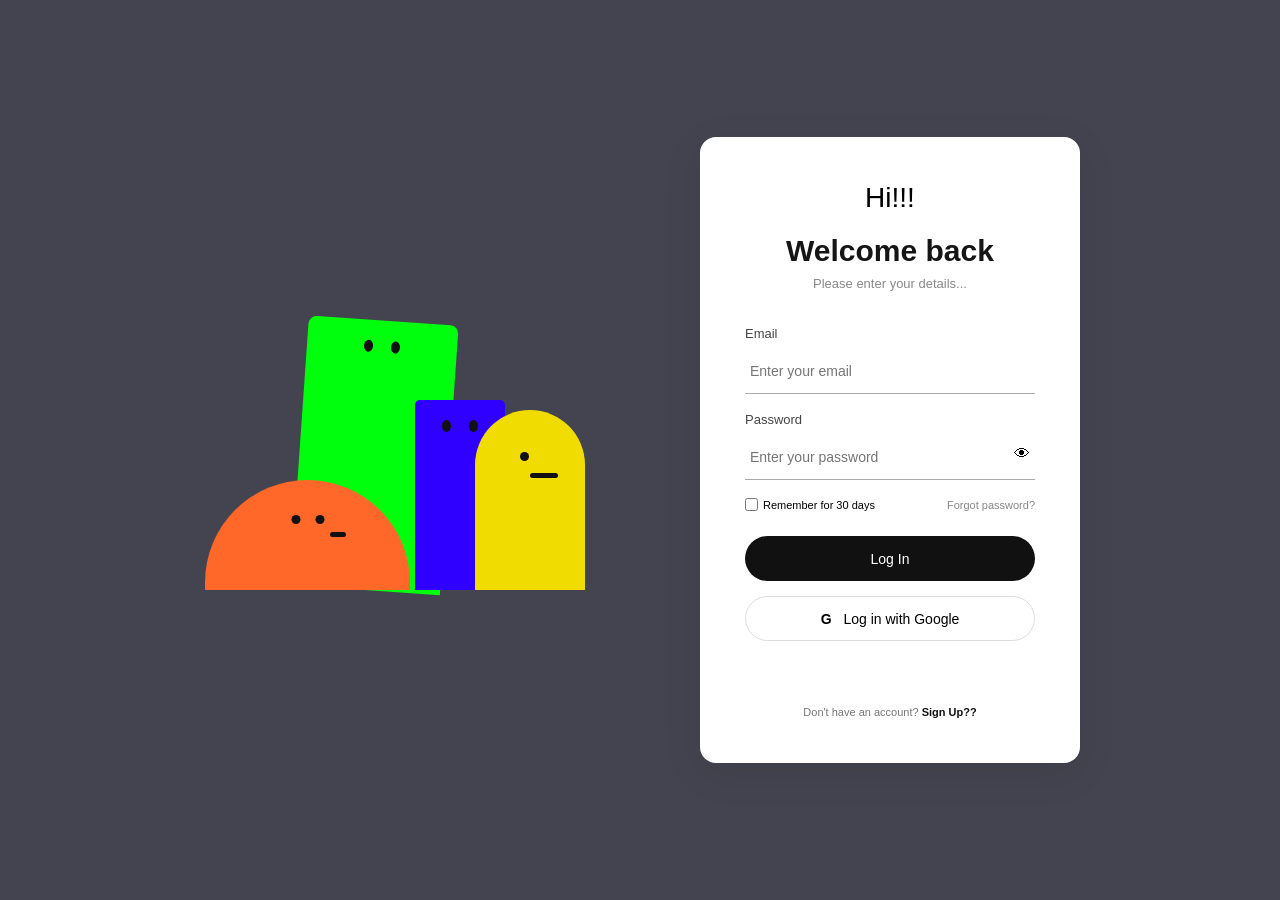
<file: index.html>
<!DOCTYPE html>
<html lang="en">

<head>
    <meta charset="UTF-8">
    <meta name="viewport" content="width=device-width, initial-scale=1.0">

    <title>GE_9.site</title>

<link rel="stylesheet" href="uifx.css"></head>

<body>

    <main class="login-page">

        <!-- Characters -->
        <section class="characters">

            <div class="character green">
                <div class="eyes">
                    <span class="eye left"></span>
                    <span class="eye right"></span>
                </div>
            </div>

            <div class="character blue">
                <div class="eyes">
                    <span class="eye left"></span>
                    <span class="eye right"></span>
                </div>
            </div>

            <div class="character yellow">
                <div class="eye"></div>
                <div class="mouth"></div>
            </div>

            <div class="character orange">
                <div class="eyes">
                    <span class="eye left"></span>
                    <span class="eye right"></span>
                </div>

                <div class="mouth"></div>
            </div>

        </section>


        <!-- Login Card -->
        <section class="login-card">

            <div class="logo">Hi!!!</div>

            <h1>Welcome back</h1>

            <p class="subtitle">
                Please enter your details...
            </p>


            <label for="email">Email</label>

            <input
                type="email"
                id="email"
                placeholder="Enter your email"
                autocomplete="off"
            >


            <label for="password">Password</label>

            <div class="password-box">

                <input
                    type="password"
                    id="password"
                    placeholder="Enter your password"
                >

                <button
                    type="button"
                    id="togglePassword"
                    aria-label="Show password">
                    👁
                </button>

            </div>


            <div class="options">

                <label class="remember">
                    <input type="checkbox">
                    Remember for 30 days
                </label>

                <button class="forgot">
                    Forgot password?
                </button>

            </div>


            <button
                type="button"
                id="loginButton"
                class="login-button">
                Log In
            </button>


            <button class="google-button">
                <span>G</span>
                Log in with Google
            </button>


            <p class="signup">
                Don't have an account?
                <a href="#">Sign Up??</a>
            </p>

        </section>

    </main>


<script src="uiwork.js"></script>
</body>
</html>
</file>
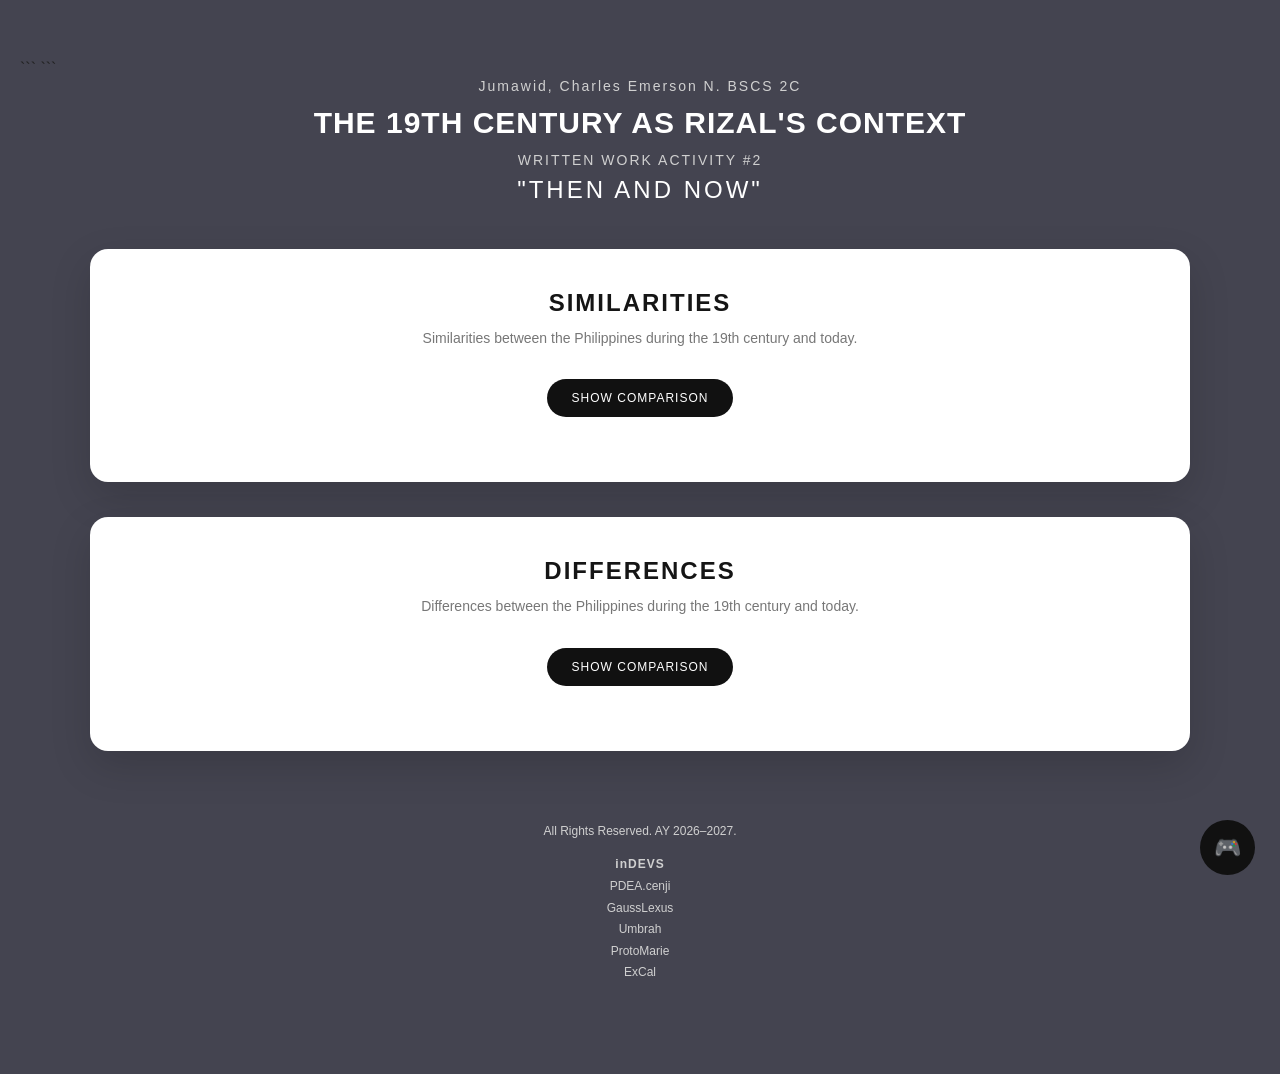
<file: home.html>
<!DOCTYPE html>

<html lang="en">

<head>
    <meta charset="UTF-8">
    <meta name="viewport" content="width=device-width, initial-scale=1.0">


<title>Then and Now | Rizal's Context</title>

<link rel="stylesheet" href="home.css">
```

</head>

<body>

```
<!-- =================================
     HEADER
================================== -->

<header class="page-header">

    <p class="student-name">
        Jumawid, Charles Emerson N.
        BSCS 2C
    </p>

    <h1>
        THE 19TH CENTURY AS RIZAL'S CONTEXT
    </h1>

    <p class="activity">
        WRITTEN WORK ACTIVITY #2
    </p>

    <h2>
        "THEN AND NOW"
    </h2>

</header>


<main>


    <!-- =================================
         SIMILARITIES
    ================================== -->

    <section class="comparison-section">

        <div class="section-title">

            <h2>SIMILARITIES</h2>

            <p>
                Similarities between the Philippines
                during the 19th century and today.
            </p>

        </div>


        <button
            id="showSimilarities"
            class="comparison-button">

            SHOW COMPARISON

        </button>


        <div
            id="similaritiesTable"
            class="table-container hidden">

            <table>

                <thead>

                    <tr>

                        <th>NO.</th>

                        <th>TERMS / ASPECTS</th>

                        <th>19TH CENTURY</th>

                        <th>TODAY</th>

                    </tr>

                </thead>


                <tbody>

                    <tr class="comparison-row">

                        <td>1</td>

                        <td>ECONOMY</td>

                        <td>
                            Agriculture and trade were
                            important sources of livelihood.
                        </td>

                        <td>
                            Agriculture, business, services,
                            technology, and other industries
                            provide sources of livelihood.
                        </td>

                    </tr>


                    <tr class="comparison-row">

                        <td>2</td>

                        <td>SOCIAL</td>

                        <td>
                            Families and communities played 
                            an important role in people's 
                            lives.
                        </td>

                        <td>
                            Families and communities remain 
                            important parts of Filipino society.
                        </td>

                    </tr>


                    <tr class="comparison-row">

                        <td>3</td>

                        <td>CULTURAL</td>

                        <td>
                            Filipinos practiced traditions, 
                            customs, beliefs, and local 
                            celebrations.
                        </td>

                        <td>
                            Filipinos continue to practice 
                            traditions and customs while 
                            adapting to modern influences.
                        </td>

                    </tr>


                    <tr class="comparison-row">

                        <td>4</td>

                        <td>POLITICAL / GOVERNANCE</td>

                        <td>
                            People lived under a system 
                            of government with political 
                            leaders and authorities.
                        </td>

                        <td>
                            People continue to live under 
                            a government led by political 
                            leaders and public officials.
                        </td>

                    </tr>


                    <tr class="comparison-row">

                        <td>5</td>

                        <td>Daily Life</td>

                        <td>
                           Daily life involved farming, 
                            local trade, religious activities, 
                            and community interaction.
                        </td>

                        <td>
                            Daily life involves work, school, 
                            technology, transportation, and 
                            social media.
                        </td>

                    </tr>

                </tbody>

            </table>

        </div>

    </section>


    <!-- =================================
         DIFFERENCES
    ================================== -->

    <section class="comparison-section">

        <div class="section-title">

            <h2>DIFFERENCES</h2>

            <p>
                Differences between the Philippines
                during the 19th century and today.
            </p>

        </div>


        <button
            id="showDifferences"
            class="comparison-button">

            SHOW COMPARISON

        </button>


        <div
            id="differencesTable"
            class="table-container hidden">

            <table>

                <thead>

                    <tr>

                        <th>NO.</th>

                        <th>TERMS / ASPECTS</th>

                        <th>19TH CENTURY</th>

                        <th>TODAY</th>

                    </tr>

                </thead>


                <tbody>

                    <tr class="comparison-row">

                        <td>1</td>

                        <td>ECONOMY</td>

                        <td>
                            The economy relied heavily on 
                            agriculture, farming, and 
                            colonial trade.
                        </td>

                        <td>
                            The economy is more diverse, 
                            with services, technology, 
                            manufacturing, business, and 
                            international trade.
                        </td>

                    </tr>


                    <tr class="comparison-row">

                        <td>2</td>

                        <td>SOCIAL</td>

                        <td>
                            Society had a strict social 
                            hierarchy influenced by 
                            Spanish colonial rule.
                        </td>

                        <td>
                            Society is more socially diverse, 
                            although differences in wealth and 
                            social status still exist.
                        </td>

                    </tr>


                    <tr class="comparison-row">

                        <td>3</td>

                        <td>CULTURAL</td>

                        <td>
                            Filipino culture was strongly 
                            influenced by Spanish traditions, 
                            Catholicism, and indigenous practices.
                        </td>

                        <td>
                            Filipino culture combines indigenous 
                            traditions with Spanish, American, 
                            Asian, and other global influences.
                        </td>

                    </tr>


                    <tr class="comparison-row">

                        <td>4</td>

                        <td>POLITICAL / GOVERNANCE</td>

                        <td>
                           The Philippines was under Spanish 
                            colonial rule and had limited 
                            political independence.
                        </td>

                        <td>
                            The Philippines is an independent 
                            democratic republic with elected 
                            government officials.
                        </td>

                    </tr>


                    <tr class="comparison-row">

                        <td>5</td>

                        <td>DAILY LIFE</td>

                        <td>
                            Daily life was slower and relied 
                            on farming, local trade, handwritten 
                            letters, and face-to-face communication.
                        </td>

                        <td>
                            Daily life is faster and heavily 
                            influenced by technology, smartphones, 
                            the internet, social media, and modern 
                            transportation.
                        </td>

                    </tr>

                </tbody>

            </table>

        </div>

    </section>


    <footer class="footer">

    <p>All Rights Reserved. AY 2026–2027.</p>

    <p class="creators-title">inDEVS</p>

    <p>PDEA.cenji</p>
    <p>GaussLexus</p>
    <p>Umbrah</p>
    <p>ProtoMarie</p>
    <p>ExCal</p>

</footer>

</main>


<!-- =================================
     JAVASCRIPT
================================== -->
<!-- =================================
     START SURVEY BUTTON
================================= -->

<button id="surveyButton" class="survey-button">
    🎮
</button>


<!-- =================================
     START SURVEY POPUP
================================= -->

<div id="surveyModal" class="survey-modal">

    <div class="survey-window">

        <!-- CLOSE BUTTON -->

        <button
            id="closeSurvey"
            class="close-survey">
            ×
        </button>


        <!-- LOGIN -->

        <div
            id="surveyLogin"
            class="survey-container">

            <h2>LOGIN FIRST</h2>

            <input
                type="text"
                id="surveyUsername"
                placeholder="Username"
                autocomplete="off"
            >

            <br><br>

            <input
                type="password"
                id="surveyPassword"
                placeholder="Password"
            >

            <br><br>

            <button id="surveyLoginButton">
                LOGIN
            </button>

            <p id="surveyLoginMessage"></p>
            <p class="wip">
    WORK IN PROGRESS
</p>

        </div>


        <!-- SURVEY -->

        <div
            id="surveyScreen"
            class="survey-container"
            style="display: none;">

            <div id="glitch"></div>

            <p id="surveyText">
                START SURVEY?
            </p>

            <div class="survey-buttons">

                <button id="yesButton">
                    YES
                </button>

                <button id="noButton">
                    NO
                </button>

            </div>

        </div>

    </div>

</div>


<script src="home.js"></script>
    

</body>

</html>
</file>
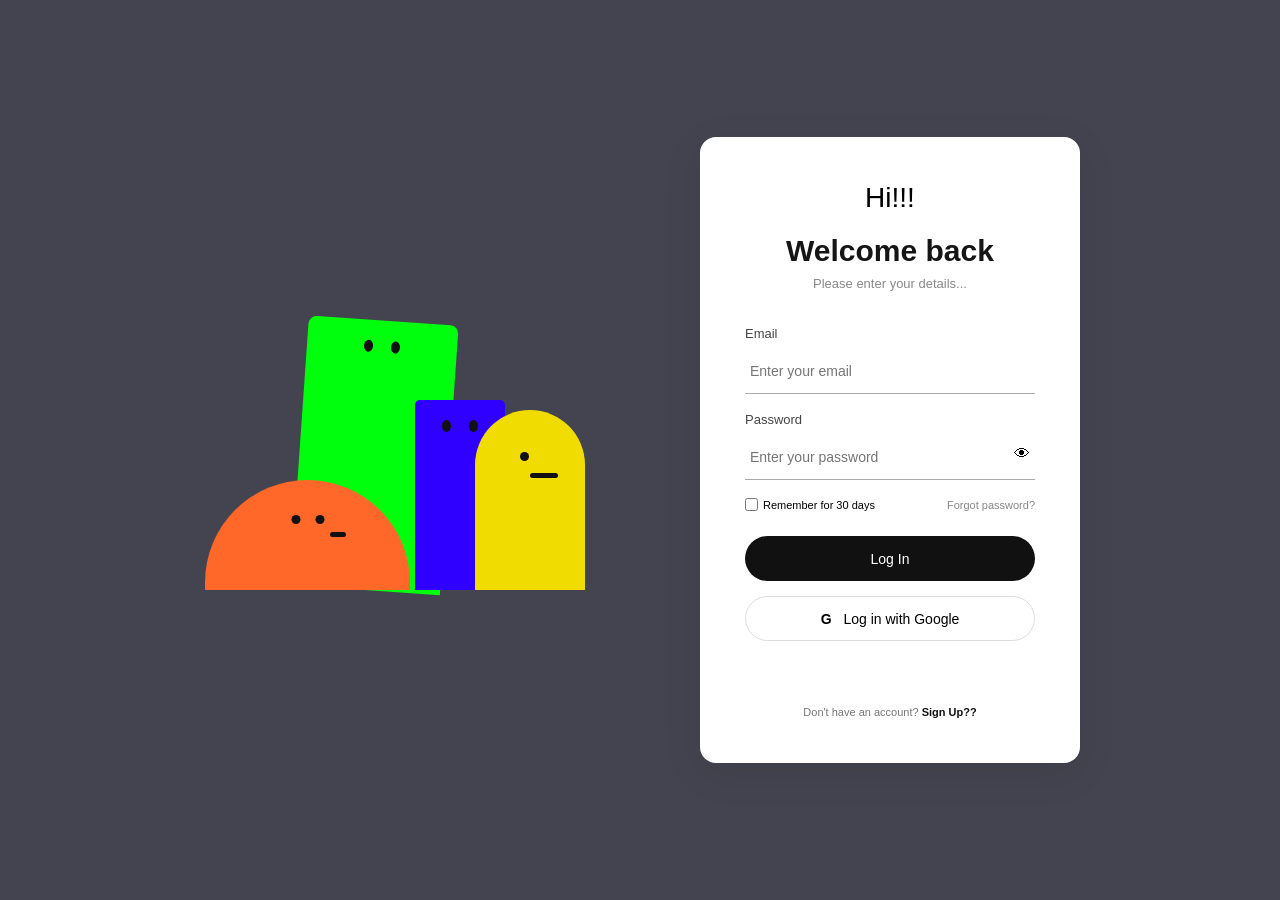
<file: Ui.html>
<!DOCTYPE html>
<html lang="en">

<head>
    <meta charset="UTF-8">
    <meta name="viewport" content="width=device-width, initial-scale=1.0">

    <title>GE_9.site</title>

<link rel="stylesheet" href="uifx.css"></head>

<body>

    <main class="login-page">

        <!-- Characters -->
        <section class="characters">

            <div class="character green">
                <div class="eyes">
                    <span class="eye left"></span>
                    <span class="eye right"></span>
                </div>
            </div>

            <div class="character blue">
                <div class="eyes">
                    <span class="eye left"></span>
                    <span class="eye right"></span>
                </div>
            </div>

            <div class="character yellow">
                <div class="eye"></div>
                <div class="mouth"></div>
            </div>

            <div class="character orange">
                <div class="eyes">
                    <span class="eye left"></span>
                    <span class="eye right"></span>
                </div>

                <div class="mouth"></div>
            </div>

        </section>


        <!-- Login Card -->
        <section class="login-card">

            <div class="logo">Hi!!!</div>

            <h1>Welcome back</h1>

            <p class="subtitle">
                Please enter your details...
            </p>


            <label for="email">Email</label>

            <input
                type="email"
                id="email"
                placeholder="Enter your email"
                autocomplete="off"
            >


            <label for="password">Password</label>

            <div class="password-box">

                <input
                    type="password"
                    id="password"
                    placeholder="Enter your password"
                >

                <button
                    type="button"
                    id="togglePassword"
                    aria-label="Show password">
                    👁
                </button>

            </div>


            <div class="options">

                <label class="remember">
                    <input type="checkbox">
                    Remember for 30 days
                </label>

                <button class="forgot">
                    Forgot password?
                </button>

            </div>


            <button
                type="button"
                id="loginButton"
                class="login-button">
                Log In
            </button>


            <button class="google-button">
                <span>G</span>
                Log in with Google
            </button>


            <p class="signup">
                Don't have an account?
                <a href="#">Sign Up??</a>
            </p>

        </section>

    </main>


<script src="uiwork.js"></script>
</body>
</html>
</file>
<file: uifx.css>
* {
    box-sizing: border-box;
    margin: 0;
    padding: 0;
}

body {
    min-height: 100vh;
    font-family: Arial, sans-serif;
    background: #444450;

    display: flex;
    justify-content: center;
    align-items: center;
}

.login-page {
    width: min(1100px, 95%);
    min-height: 650px;

    display: flex;
    align-items: center;
    justify-content: center;

    gap: 70px;
}


/* =========================
   CHARACTERS
========================= */

.characters {
    width: 430px;
    height: 400px;
    position: relative;
}

.character {
    position: absolute;

    transition:
        transform 0.3s ease;

    transform-origin: center bottom;
}


/* Purple */

.green {
    width: 150px;
    height: 270px;

    background: #00ff0d;

    left: 90px;
    bottom: 60px;

    border-radius: 8px 8px 0 0;

    transform: rotate(4deg);
}


/* Black */

.blue {
    width: 90px;
    height: 190px;

    background: #2f00ff;

    left: 215px;
    bottom: 60px;

    border-radius: 5px 5px 0 0;
}


/* Yellow */

.yellow {
    width: 110px;
    height: 180px;

    background: #f1dc00;

    left: 275px;
    bottom: 60px;

    border-radius: 55px 55px 0 0;
}


/* Orange */

.orange {
    width: 205px;
    height: 110px;

    background: #ff6828;

    left: 5px;
    bottom: 60px;

    border-radius: 110px 110px 0 0;
}


/* =========================
   EYES
========================= */

.eyes {
    position: absolute;

    top: 20px;
    left: 50%;

    transform: translateX(-50%);

    display: flex;
    gap: 18px;
}

.eye {
    width: 9px;
    height: 12px;

    background: #111;

    border-radius: 50%;

    position: relative;

    --eye-x: 0px;
    --eye-y: 0px;

    transform:
        translate(
            var(--eye-x),
            var(--eye-y)
        );

    transition:
        transform 0.05s linear;
}


/* Purple + Black */

.purple .eye,
.black .eye {
    background: white;
}

.purple .eye::after,
.black .eye::after {
    content: "";

    position: absolute;

    width: 4px;
    height: 6px;

    background: #111;

    border-radius: 50%;

    left: 3px;
    top: 3px;
}


/* Orange */

.orange .eyes {
    top: 35px;
    gap: 15px;
}

.orange .eye {
    background: #111;

    width: 9px;
    height: 9px;
}


/* Yellow eye */

.yellow .eye {
    position: absolute;

    width: 9px;
    height: 9px;

    background: #111;

    top: 42px;
    left: 45px;
}


/* Yellow mouth */

.yellow .mouth {
    position: absolute;

    width: 28px;
    height: 5px;

    background: #111;

    top: 63px;
    left: 55px;

    border-radius: 5px;
}


/* Orange mouth */

.orange .mouth {
    position: absolute;

    width: 16px;
    height: 5px;

    background: #111;

    top: 52px;
    left: 125px;

    border-radius: 5px;
}


/* =========================
   LOGIN CARD
========================= */

.login-card {
    width: 380px;

    background: white;

    padding: 45px;

    border-radius: 16px;

    box-shadow:
        0 10px 40px rgba(0, 0, 0, 0.08);
}

.logo {
    text-align: center;

    font-size: 28px;

    margin-bottom: 20px;
}

h1 {
    text-align: center;

    font-size: 30px;

    color: #151515;

    margin-bottom: 8px;
}

.subtitle {
    text-align: center;

    color: #888;

    font-size: 13px;

    margin-bottom: 35px;
}


/* =========================
   INPUTS
========================= */

.login-card > label {
    display: block;

    font-size: 13px;

    color: #444;

    margin-bottom: 8px;
    margin-top: 18px;
}

input[type="email"],
.password-box input {
    width: 100%;
    height: 45px;

    border: none;

    border-bottom: 1px solid #aaa;

    outline: none;

    font-size: 14px;

    padding: 0 5px;
}

input:focus {
    border-bottom: 2px solid #111;
}


/* Password */

.password-box {
    position: relative;
}

.password-box input {
    padding-right: 40px;
}

#togglePassword {
    position: absolute;

    right: 5px;
    top: 10px;

    border: none;

    background: none;

    cursor: pointer;

    font-size: 16px;
}


/* =========================
   OPTIONS
========================= */

.options {
    display: flex;

    justify-content: space-between;

    align-items: center;

    margin: 18px 0 25px;

    font-size: 11px;
}

.remember {
    display: flex;

    align-items: center;

    gap: 5px;
}

.forgot {
    border: none;

    background: none;

    color: #888;

    cursor: pointer;

    font-size: 11px;
}


/* =========================
   BUTTONS
========================= */

.login-button,
.google-button {
    width: 100%;
    height: 45px;

    border-radius: 25px;

    cursor: pointer;

    font-size: 14px;
}

.login-button {
    background: #111;

    color: white;

    border: none;

    transition: 0.2s;
}

.login-button:hover {
    transform: translateY(-2px);
}

.google-button {
    margin-top: 15px;

    background: white;

    border: 1px solid #ddd;
}

.google-button span {
    font-weight: bold;

    margin-right: 8px;
}


/* =========================
   SIGN UP
========================= */

.signup {
    text-align: center;

    margin-top: 65px;

    font-size: 11px;

    color: #777;
}

.signup a {
    color: #111;

    font-weight: bold;

    text-decoration: none;
}


/* =========================
   REACTIONS
========================= */

.character.disgusted {
    animation:
        disgustedReaction 0.5s ease;
}

@keyframes disgustedReaction {

    0% {
        transform: translateX(0);
    }

    25% {
        transform:
            translateX(-6px)
            rotate(-3deg);
    }

    50% {
        transform:
            translateX(6px)
            rotate(3deg);
    }

    75% {
        transform:
            translateX(-4px)
            rotate(-2deg);
    }

    100% {
        transform:
            translateX(0);
    }
}


.character.happy {
    animation:
        happyReaction 0.6s ease;
}

@keyframes happyReaction {

    0% {
        transform: translateY(0);
    }

    50% {
        transform: translateY(-18px);
    }

    100% {
        transform: translateY(0);
    }
}


/* =========================
   PHONE
========================= */

@media (max-width: 750px) {

    .login-page {
        flex-direction: column;

        gap: 10px;

        padding: 30px 0;
    }

    .characters {
        transform: scale(0.7);

        margin-bottom: -60px;
    }

    .login-card {
        width: 92%;

        max-width: 380px;

        padding: 35px;
    }
}
</file>
<file: home.css>
/* ========================================
BASIC RESET
======================================== */

* {
  box-sizing: border-box;
  margin: 0;
  padding: 0;
  }

body {
min-height: 100vh;


font-family: Arial, sans-serif;

background: #444450;

color: #222;

padding: 60px 20px;


}

/* ========================================
HEADER
======================================== */
.student-name {
    font-size: 14px;

    color: #d0d0d0;

    letter-spacing: 2px;

    margin-bottom: 12px;
}

.page-header {
text-align: center;


max-width: 1000px;

margin: 0 auto 45px;


}

.page-header h1 {
font-size: 30px;


letter-spacing: 1px;

color: white;

margin-bottom: 12px;


}

.activity {
font-size: 14px;


color: #d0d0d0;

letter-spacing: 2px;

margin-bottom: 8px;


}

.page-header h2 {
font-size: 24px;


color: white;

font-weight: normal;

letter-spacing: 3px;


}

.footer {
    text-align: center;

    margin-top: 40px;
    padding: 30px 20px;

    color: #d0d0d0;

    font-size: 12px;

    line-height: 1.8;
}

.creators-title {
    margin-top: 12px;

    font-weight: bold;

    letter-spacing: 1px;
}

/* ========================================
MAIN
======================================== */

main {
width: min(1100px, 95%);


margin: 0 auto;


}

/* ========================================
COMPARISON SECTION
======================================== */

.comparison-section {
background: white;


border-radius: 18px;

padding: 40px;

margin-bottom: 35px;

box-shadow:
    0 15px 40px rgba(0, 0, 0, 0.15);


}

/* ========================================
SECTION TITLE
======================================== */

.section-title {
text-align: center;


margin-bottom: 30px;


}

.section-title h2 {
font-size: 24px;


letter-spacing: 2px;

margin-bottom: 10px;

color: #151515;


}

.section-title p {
color: #777;


font-size: 14px;

line-height: 1.6;


}

/* ========================================
SHOW COMPARISON BUTTON
======================================== */

.comparison-button {
display: block;


margin: 0 auto 25px;

padding: 12px 25px;

border: none;

border-radius: 25px;

background: #111;

color: white;

font-size: 12px;

letter-spacing: 1px;

cursor: pointer;

transition:
    transform 0.2s ease,
    background 0.2s ease;


}

.comparison-button:hover {
transform: translateY(-2px);


background: #333;

}

.comparison-button:active {
transform: translateY(0);
}

/* ========================================
TABLE
======================================== */

.table-container {
width: 100%;


overflow-x: auto;

animation: revealTable 0.45s ease;


}

.hidden {
display: none;
}

table {
width: 100%;


border-collapse: collapse;

min-width: 750px;


}

thead {
background: #111;


color: white;


}

th {
padding: 16px 14px;


font-size: 12px;

letter-spacing: 1px;

text-align: center;


}

td {
padding: 18px 14px;


border-bottom: 1px solid #ddd;

font-size: 13px;

line-height: 1.6;

vertical-align: top;


}

/* ========================================
TABLE COLUMN WIDTHS
======================================== */

th:first-child,
td:first-child {
width: 60px;


text-align: center;


}

th:nth-child(2),
td:nth-child(2) {
width: 180px;
}

th:nth-child(3),
td:nth-child(3),
th:nth-child(4),
td:nth-child(4) {
width: 30%;
}

/* ========================================
TABLE ROWS
======================================== */

.comparison-row {
transition:
background 0.2s ease;
}

.comparison-row:hover {
background: #f4f4f4;
}

.comparison-row td:nth-child(2) {
font-weight: bold;


color: #333;


}

/* ========================================
CONCLUSION
======================================== */

.conclusion-section {
background: white;


border-radius: 18px;

padding: 40px;

margin-bottom: 30px;

text-align: center;

box-shadow:
    0 15px 40px rgba(0, 0, 0, 0.15);


}

.conclusion-section h2 {
font-size: 22px;


letter-spacing: 2px;

margin-bottom: 18px;


}

.conclusion-section p {
max-width: 800px;


margin: 0 auto;

color: #666;

font-size: 14px;

line-height: 1.8;


}

/* ========================================
TABLE REVEAL ANIMATION
======================================== */

@keyframes revealTable {


from {
    opacity: 0;

    transform: translateY(-10px);
}

to {
    opacity: 1;

    transform: translateY(0);
}


}

/* ========================================
MOBILE
======================================== */

@media (max-width: 700px) {


body {
    padding: 35px 12px;
}


.page-header h1 {
    font-size: 22px;
}


.page-header h2 {
    font-size: 18px;
}


.activity {
    font-size: 11px;
}


.comparison-section,
.conclusion-section {
    padding: 25px 18px;

    border-radius: 14px;
}


.section-title h2 {
    font-size: 20px;
}


.section-title p {
    font-size: 12px;
}


.comparison-button {
    font-size: 11px;

    padding: 11px 20px;
}

}

/* ========================================
   START SURVEY BUTTON
======================================== */

.survey-button {
    position: fixed;

    right: 25px;
    bottom: 25px;

    width: 55px;
    height: 55px;

    border: none;
    border-radius: 50%;

    background: #111;
    color: white;

    font-size: 22px;

    cursor: pointer;

    z-index: 1000;

    transition: 0.2s;
}

.survey-button:hover {
    transform: translateY(-4px) scale(1.05);

    background: #333;
}


/* ========================================
   SURVEY POPUP
======================================== */

.survey-modal {
    position: fixed;

    inset: 0;

    display: none;

    justify-content: center;
    align-items: center;

    background: rgba(0, 0, 0, 0.75);

    z-index: 2000;

    padding: 20px;
}

/* ========================================
   SURVEY WINDOW
======================================== */

.survey-window {
    position: relative;

    width: min(700px, 95vw);

    height: min(550px, 85vh);

    background: black;

    color: white;

    border: 1px solid #555;

    overflow: hidden;

    display: flex;

    justify-content: center;
    align-items: center;

    box-shadow:
        0 20px 60px rgba(0, 0, 0, 0.5);
}


/* ========================================
   CLOSE BUTTON
======================================== */

.close-survey {
    position: absolute;

    top: 12px;
    right: 15px;

    width: 35px;
    height: 35px;

    background: black;

    color: white;

    border: 1px solid #555;

    font-size: 24px;

    cursor: pointer;

    z-index: 20;
}

.close-survey:hover {
    background: white;

    color: black;
}


/* ========================================
   SURVEY CONTENT
======================================== */

.survey-container {

    width: 90%;

    max-width: 600px;

    text-align: center;

    font-family: monospace;

    color: white;
}


.survey-container h2 {
    margin-bottom: 25px;
}


.survey-container input {

    background: black;

    color: white;

    border: 1px solid white;

    padding: 10px;

    width: 220px;

    font-family: monospace;
}


.survey-container input:focus {
    outline: none;
}


#surveyText {

    font-size: 18px;

    white-space: pre-line;

    line-height: 1.6;
}


/* ========================================
   SURVEY BUTTONS
======================================== */

.survey-buttons {

    margin-top: 20px;
}


.survey-buttons button,
#surveyLoginButton {

    margin: 10px;

    padding: 10px 35px;

    background: black;

    color: white;

    border: 1px solid white;

    cursor: pointer;

    font-family: monospace;
}


.survey-buttons button:hover,
#surveyLoginButton:hover {

    background: white;

    color: black;
}


#surveyLoginMessage {

    color: red;

    margin-top: 15px;
}


/* ========================================
   GLITCH
======================================== */

#glitch {

    position: absolute;

    inset: 0;

    pointer-events: none;

    opacity: 0;

    background:
        repeating-linear-gradient(
            0deg,
            rgba(255,255,255,0.08),
            rgba(255,255,255,0.08) 1px,
            transparent 1px,
            transparent 3px
        );
}


/* ========================================
   MOBILE
======================================== */

@media (max-width: 700px) {

    .survey-button {

        right: 15px;
        bottom: 15px;

        width: 50px;
        height: 50px;

    }

    .survey-window {

        width: 95vw;
        height: 75vh;

    }

    #surveyText {

      .wip {
    margin-top: 30px;
    font-size: 11px;
    color: #666;
    letter-spacing: 2px;
}
        font-size: 15px;

    }

}
</file>
